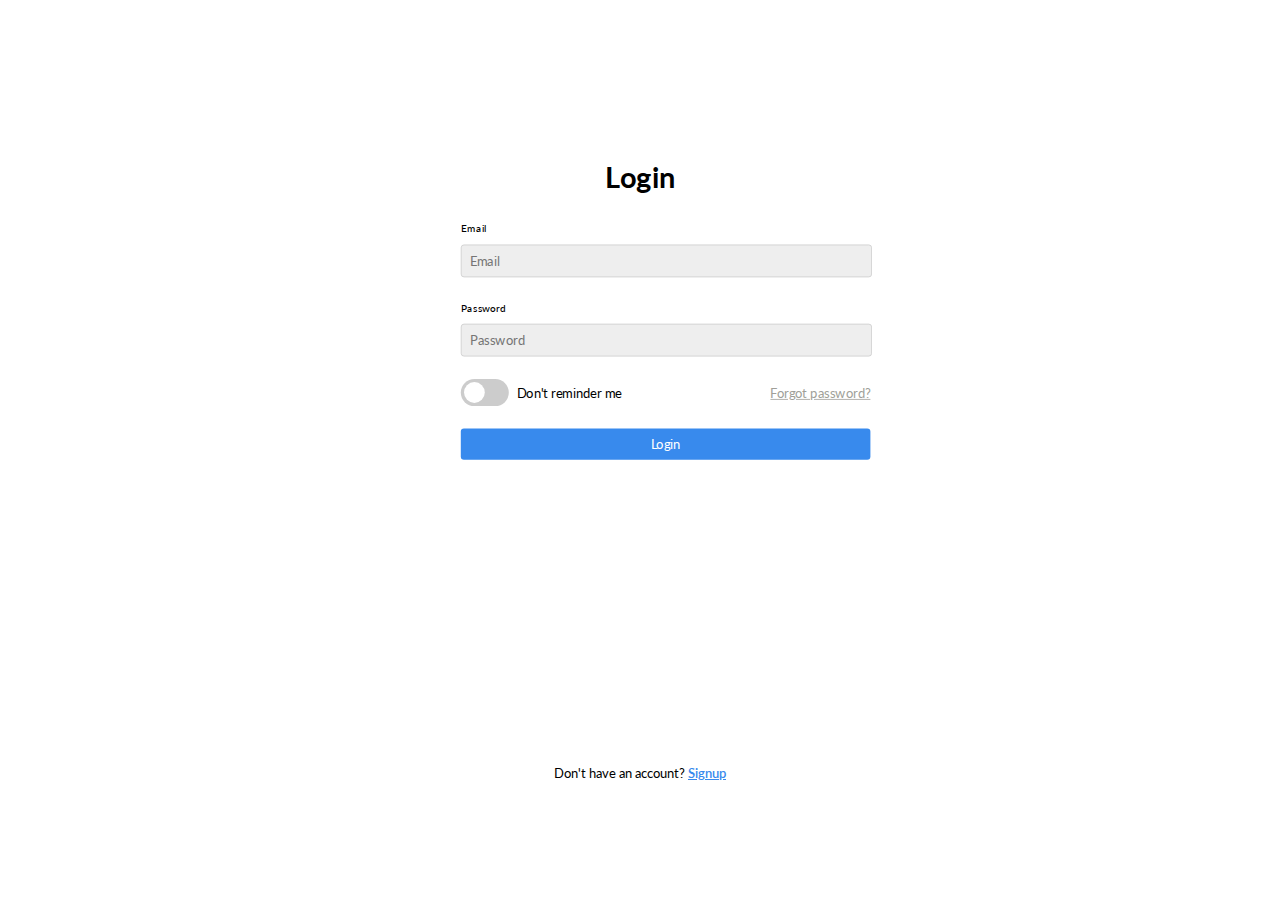
<file: web/index.html>
<!DOCTYPE html>
<html lang="en">
  <head>
    <meta charset="UTF-8" />
    <meta name="viewport" content="width=device-width, initial-scale=1.0" />
    <title>Document</title>
    <link rel="stylesheet" href="style.css" />
  </head>
  <body>
    <div class="container">
      <h2>Login</h2>
      <form action="./insertresult.html">
        <div class="form-group">
          <label for="email">Email</label>
          <input
            type="email"
            id="email"
            name="email"
            placeholder="Email"
            required
          />
        </div>
        <div class="form-group">
          <label for="password">Password</label>
          <input
            type="password"
            id="password"
            name="password"
            placeholder="Password"
            required
          />
        </div>
        <div class="remember-forgot">
          <div class="toggle-container">
            <label class="toggle-switch">
              <input type="checkbox" id="toggle-checkbox" />
              <span class="toggle-slider"></span>
            </label>
            <p id="toggle-status">Don't reminder me</p>
          </div>
          <a href="#">Forgot password?</a>
        </div>
        <button type="submit" class="login-button">Login</button>
      </form>
    </div>
    <p class="signup-link">Don't have an account? <a href="#">Signup</a></p>

    <script>
      const toggleCheckbox = document.getElementById("toggle-checkbox");
      const toggleStatus = document.getElementById("toggle-status");

      toggleCheckbox.addEventListener("change", function () {
        if (this.checked) {
          toggleStatus.textContent = "Remember me";
        } else {
          toggleStatus.textContent = "Don't remember me";
        }
      });
    </script>
  </body>
</html>
</file>
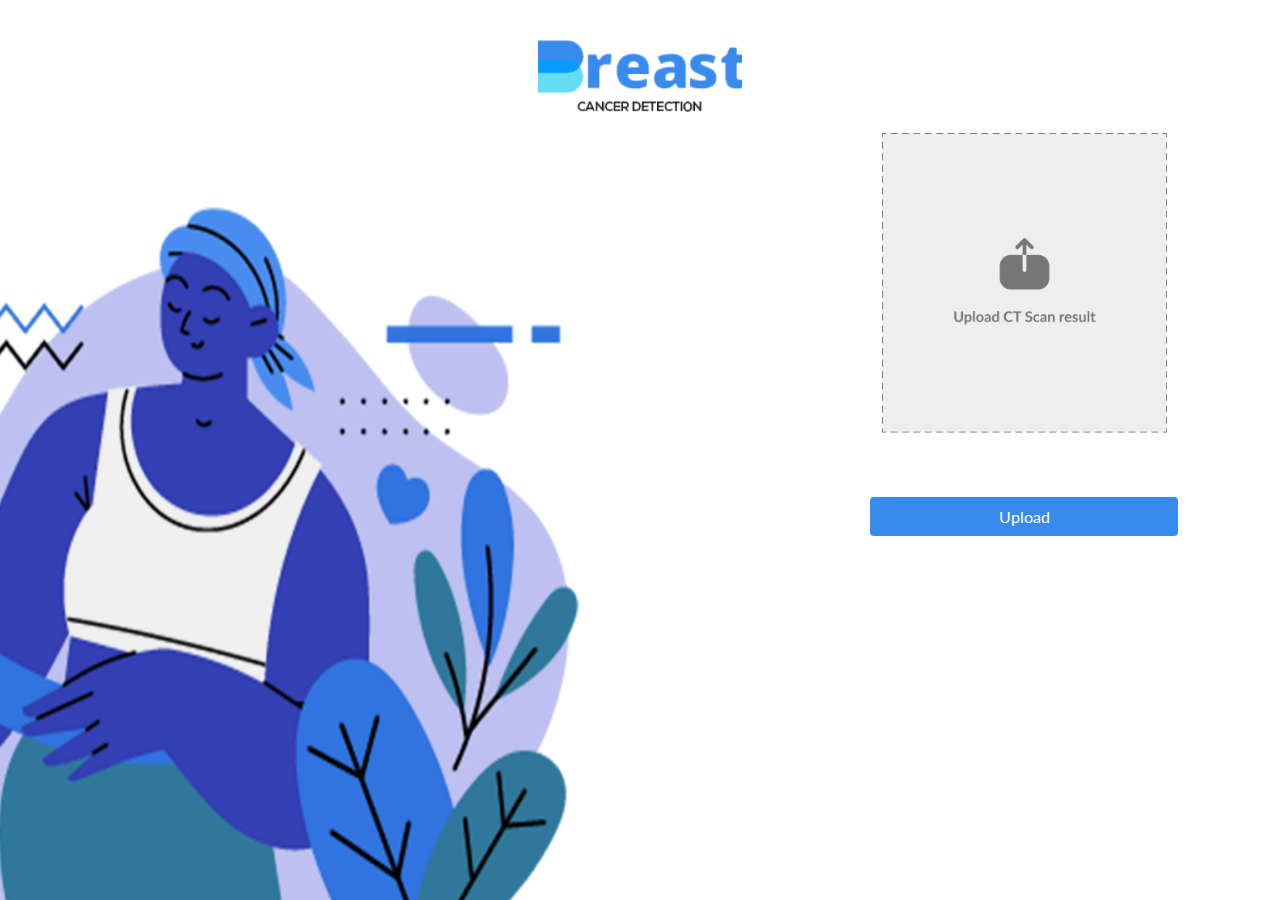
<file: web/insertresult.html>
<!DOCTYPE html>
<html lang="en">
  <head>
    <meta charset="UTF-8" />
    <meta name="viewport" content="width=device-width, initial-scale=1.0" />
    <title>Insert Result</title>
    <link rel="stylesheet" href="insertresult.css" />
  </head>
  <body>
    <div class="top-section">
      <img src="images/logo.png" alt="" srcset="" />
    </div>
    <div class="pc-logo">
      <div class="pc-logo-img">
        <img src="./images/cancer detection 1.png" alt="" />
      </div>
    </div>

    <div class="flexed">
      <div class="pc-big-img">
        <img src="./images/1.png" alt="" class="pc-img" />
      </div>
      <div class="wide-mobile">
        <form action="./scannin.html">
          <div id="upload-container" class="container">
            <input type="file" id="image-upload" accept="image/*" />
          </div>

          <button type="submit" class="login-button">Upload</button>
        </form>
      </div>
    </div>

    <script>
      const uploadContainer = document.getElementById("upload-container");
      const uploadInput = document.getElementById("image-upload");

      uploadContainer.addEventListener("click", function () {
        uploadInput.click();
      });

      uploadInput.addEventListener("change", function () {
        // Handle the uploaded file here
        console.log("File uploaded:", this.files[0]);
      });
    </script>
  </body>
</html>
</file>
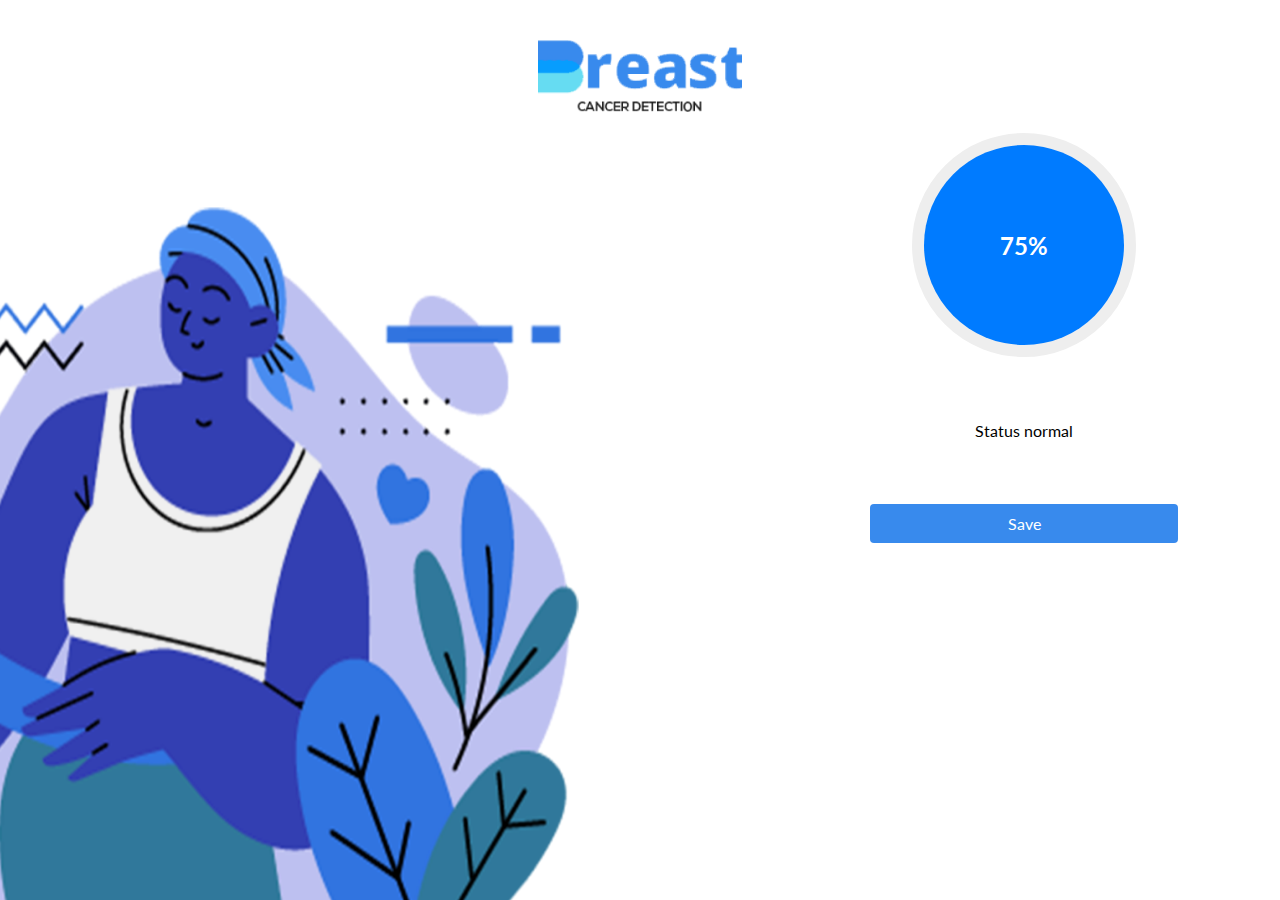
<file: web/result.html>
<!DOCTYPE html>
<html lang="en">
  <head>
    <meta charset="UTF-8" />
    <meta name="viewport" content="width=device-width, initial-scale=1.0" />
    <title>Result</title>
    <link rel="stylesheet" href="insertresult.css" />
  </head>
  <body>
    <div class="top-section">
      <img src="images/logo.png" alt="" srcset="" />
    </div>
    <div class="pc-logo">
      <div class="pc-logo-img">
        <img src="./images/cancer detection 1.png" alt="" />
      </div>
    </div>

    <div class="flexed">
      <div class="pc-big-img">
        <img src="./images/1.png" alt="" class="pc-img" />
      </div>
      <div class="wide-mobile mobile-mid">
        <form action="">
          <div class="progress-bar" id="progress-bar">
            <div class="progress-fill" id="progress-fill"></div>
            <div class="progress-text" id="progress-text">0%</div>
          </div>

          <p>Status normal</p>
          <button type="submit" class="login-button" onclick="alert('Saved')">Save</button>
        </form>
      </div>
    </div>

    <script>
      function setProgressValue(percentage) {
        const progressBar = document.getElementById("progress-fill");
        const progressText = document.getElementById("progress-text");

        progressBar.style.transform = `rotate(${percentage * 3.6}deg)`;
        progressText.textContent = `${percentage}%`;
      }

      // Example usage: setProgressValue(75);

      setProgressValue(75);
    </script>
  </body>
</html>
</file>
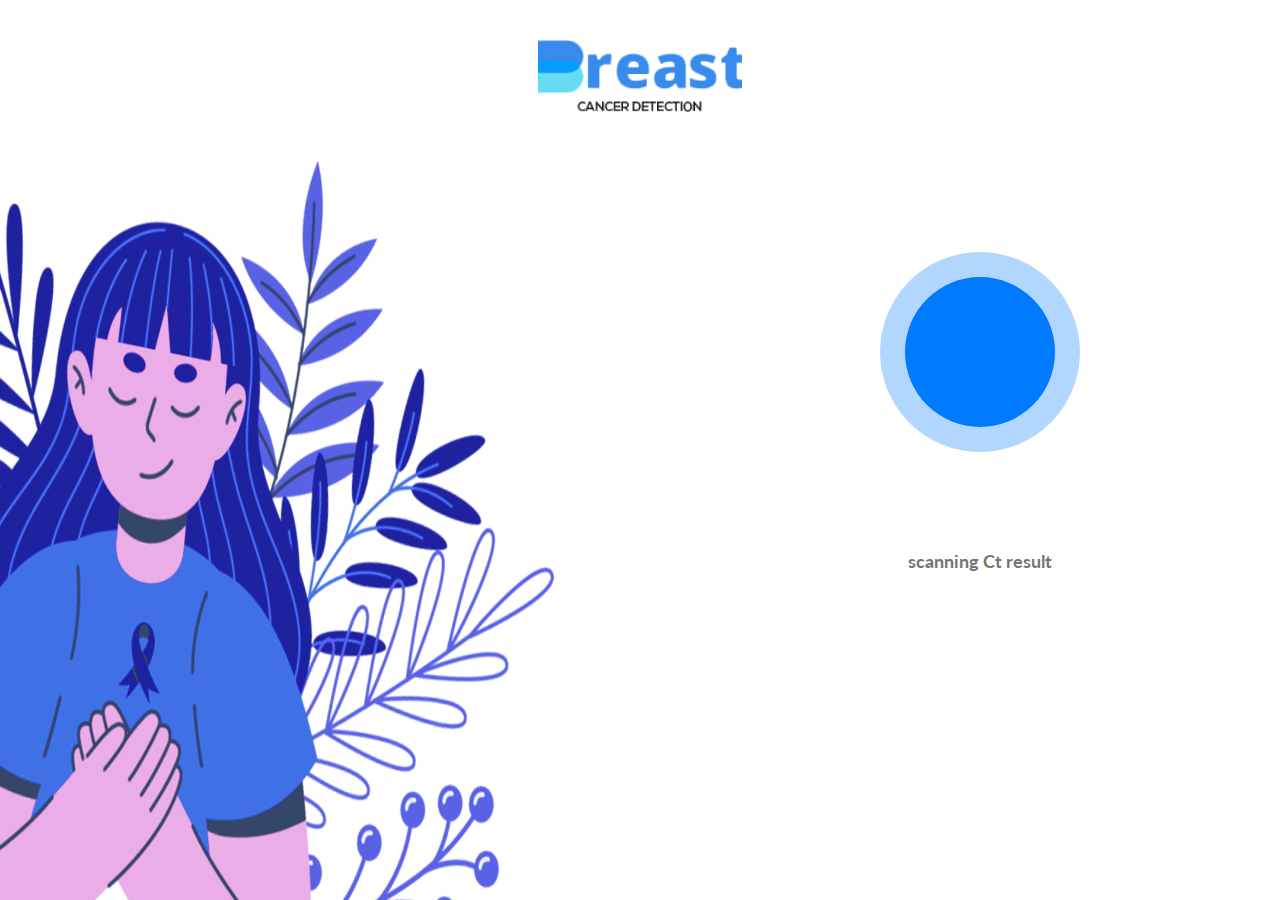
<file: web/scannin.html>
<!DOCTYPE html>
<html lang="en">
  <head>
    <meta charset="UTF-8" />
    <meta name="viewport" content="width=device-width, initial-scale=1.0" />
    <title>Scanning</title>
    <link rel="stylesheet" href="scanning.css" />
  </head>

  <body>
    <div class="top-section">
      <img src="images/logo.png" alt="" srcset="" />
    </div>
    <div class="pc-logo">
      <div class="pc-logo-img">
        <img src="./images/cancer detection 1.png" alt="" />
      </div>
    </div>

    <div class="flexed">
      <div class="pc-big-img">
        <img src="./images/2.png" alt="" class="pc-img" />
      </div>
      <div class="wide-mobile mobile-mid">
        <div class="outer-circle">
          <div class="inner-circle"></div>
        </div>

        <p>scanning Ct result</p>
      </div>
    </div>

    <script>
      function redirectToPage(url) {
        setTimeout(function () {
          window.location.href = url;
        }, 4000);
      }

      redirectToPage("result.html");
    </script>
  </body>
</html>
</file>
<file: web/style.css>
@import url('https://fonts.googleapis.com/css2?family=Lato:wght@100;300;400;700;900&display=swap');


* {
    padding: 0;
    margin: 0;
    font-family: Lato;
}


body {
    display: flex;
    justify-content: space-around;
    flex-direction: column;
    align-items: center;
    height: 100vh;
}

.container {
    width: 40%;
    display: flex;
    flex-direction: column;
    transform: scale(.8);
}

form {
    width: 100%;
    display: flex;
    flex-direction: column;
    gap: .5rem;
    padding: 2rem;
}

h2 {
    font-family: Lato;
    font-size: 36px;
    font-weight: 700;
    line-height: 43px;
    letter-spacing: 0em;
    text-align: center;
}

.toggle-container {
    display: flex;
    align-items: center;
}

.toggle-switch {
    position: relative;
    display: inline-block;
    width: 60px;
    height: 34px;
}

.toggle-switch input {
    display: none;
}

.toggle-slider {
    position: absolute;
    top: 0;
    left: 0;
    right: 0;
    bottom: 0;
    background-color: #ccc;
    border-radius: 34px;
    cursor: pointer;
    transition: background-color 0.3s;
}

.toggle-slider:before {
    position: absolute;
    content: "";
    height: 26px;
    width: 26px;
    left: 4px;
    bottom: 4px;
    background-color: #fff;
    border-radius: 50%;
    transition: transform 0.3s;
}

input:checked+.toggle-slider {
    background-color: #007bff;
}

input:checked+.toggle-slider:before {
    transform: translateX(26px);
}

#toggle-status {
    margin-left: 10px;
}

.form-group {
    margin-bottom: 20px;
    display: flex;
    flex-direction: column;
    gap: .6rem;
}

.form-group label {
    font-family: Lato;
    font-size: 13px;
    font-weight: 500;
    line-height: 21px;
    letter-spacing: 0em;
    text-align: left;
}

.form-group input {
    width: 96%;
    padding: 10px;
    border-radius: 4px;
    border: 1px solid #ccc;
    background: #EEEEEE;
    font-size: 16px;
}

.remember-forgot {
    display: flex;
    align-items: center;
    justify-content: space-between;
    margin-bottom: 20px;
    font-size: 16px;
    font-family: Lato;
    font-weight: 400;
    line-height: 23px;
    letter-spacing: 0em;
    text-align: left;
}

.remember-forgot a {
    color: #A09F99;
}

.login-button {
    background-color: #388AED;
    color: #fff;
    border: none;
    padding: 10px 20px;
    border-radius: 4px;
    cursor: pointer;
    font-size: 16px;
    width: 100%;
    padding: 10px;
}

.signup-link {
    text-align: center;
    font-size: 13px;
}

.signup-link a {
    color: #388AED;
    font-weight: 600;
}


@media screen and (max-width: 780px) {
    body {
        display: flex;
        justify-content: space-around;
        flex-direction: column;
        align-items: center;
        height: 100vh;
    }

    .container {
        width: 100%;
        display: flex;
        flex-direction: column;
        justify-content: center;
        align-items: center;
        transform: scale(1);
    }

    form {
        width: 100%;
        display: flex;
        flex-direction: column;
        justify-content: center;
        align-items: center;
        gap: 1rem;
        padding: 0rem;
    }

    h2 {
        font-family: Lato;
        font-size: 36px;
        font-weight: 700;
        line-height: 43px;
        letter-spacing: 0em;
        text-align: center;
        margin-bottom: 100px;
    }

    .toggle-container {
        display: flex;
        align-items: center;
        font-size: 16px;
    }

    .toggle-switch {
        position: relative;
        display: inline-block;
        width: 60px;
        height: 34px;
    }

    .toggle-switch input {
        display: none;
    }

    .toggle-slider {
        position: absolute;
        top: 0;
        left: 0;
        right: 0;
        bottom: 0;
        background-color: #ccc;
        border-radius: 34px;
        cursor: pointer;
        transition: background-color 0.3s;
    }

    .toggle-slider:before {
        position: absolute;
        content: "";
        height: 26px;
        width: 26px;
        left: 4px;
        bottom: 4px;
        background-color: #fff;
        border-radius: 50%;
        transition: transform 0.3s;
    }

    input:checked+.toggle-slider {
        background-color: #007bff;
    }

    input:checked+.toggle-slider:before {
        transform: translateX(26px);
    }

    #toggle-status {
        margin-left: 10px;
    }

    .form-group {
        margin-bottom: 20px;
        display: flex;
        flex-direction: column;
        gap: .5rem;
        width: 90%;
        overflow: hidden;

    }

    .form-group label {
        font-family: Lato;
        font-size: 15px;
        font-weight: 500;
        line-height: 21px;
        letter-spacing: 0em;
        text-align: left;
    }

    .form-group input {
        padding: 15px;
        border-radius: 4px;
        border: 1px solid #ccc;
        background: #EEEEEE;
        font-size: 18px;

    }

    .remember-forgot {
        display: flex;
        align-items: center;
        justify-content: space-between;
        margin-bottom: 20px;
        font-size: 10px;
        font-family: Lato;
        font-weight: 400;
        line-height: 23px;
        letter-spacing: 0em;
        text-align: left;
        width: 90%;
    }

    .remember-forgot a {
        color: #A09F99;
    }

    .login-button {
        background-color: #388AED;
        color: #fff;
        border: none;
        padding: 10px 20px;
        border-radius: 4px;
        cursor: pointer;
        font-size: 20px;
        width: 90%;
        padding: 10px;
    }

    .signup-link {
        text-align: center;
        font-size: 16px;
    }

    .signup-link a {
        color: #388AED;
        font-weight: 600;
    }
}
</file>
<file: web/insertresult.css>
@import url('https://fonts.googleapis.com/css2?family=Lato:wght@100;300;400;700;900&display=swap');

* {
    padding: 0;
    margin: 0;
    font-family: Lato;
}

.login-button {
    background-color: #388AED;
    color: #fff;
    border: none;
    padding: 10px 20px;
    border-radius: 4px;
    cursor: pointer;
    font-size: 16px;
    width: 60%;
    padding: 10px;
}

.top-section {
    display: none;
}


.container {
    width: 300px;
    height: 300px;
    cursor: pointer;
    background-image: url(images/Frame\ 3862.png);
    background-position: center;
    background-size: contain;
    background-repeat: no-repeat;
}

.upload-label {
    display: flex;
    flex-direction: column;
    align-items: center;
    justify-content: center;
    color: #fff;
    font-size: 16px;
    text-align: center;
    cursor: pointer;
}

.upload-icon {
    font-size: 40px;
    margin-bottom: 10px;
}

.upload-text {
    font-weight: bold;
}

input[type="file"] {
    display: none;
}

form {
    display: flex;
    flex-direction: column;
    justify-content: center;
    align-items: center;
    gap: 4rem;
    width: 40vw;
}

.pc-logo {
    width: 100%;
    display: flex;
    justify-content: center;
    align-items: center;
}

.pc-logo-img {
    width: 204px;
    height: 93px;
    margin-top: 40px;
}

.flexed {
    display: flex;
    flex-direction: row;
    gap: 1rem;
}

.pc-logo-img img {
    width: 100%;
}

.pc-big-img {
    width: 80%;
}

.pc-big-img img {
    width: 100%;
    height: 100%;
    position: absolute;
    width: 600px;
    top: 0px;
}


.progress-bar {
    position: relative;
    width: 200px;
    height: 200px;
    border-radius: 50%;
    background-color: #eee;
    border: 12px solid #eee;
    overflow: hidden;
}

.progress-fill {
    position: absolute;
    top: 0;
    left: 0;
    width: 100%;
    height: 100%;
    background-color: #007bff;
    transform-origin: center;
    transform: rotate(0deg);
}

.progress-text {
    position: absolute;
    top: 50%;
    left: 50%;
    transform: translate(-50%, -50%);
    font-size: 24px;
    font-weight: bold;
    color: #fff;
}




@media screen and (max-width: 780px) {

    .pc-big-img {
        display: none;
    }

    .pc-logo {
        display: none;
    }

    .pc-logo-img {
        display: none;
    }

    .flexed {
        display: flex;
        flex-direction: column;
    }

    .wide-mobile {
        width: 100vw;
        display: flex;
        flex-direction: column;
        justify-content: center;
        align-items: center;
    }

    form {
        display: flex;
        flex-direction: column;
        justify-content: center;
        align-items: center;
        gap: 4rem;
    }

    .top-section {
        width: 100vw;
        display: block;
    }

    .top-section img {
        width: 100%;
    }

    .container {
        width: 90vw;
        height: 450px;
        cursor: pointer;
        background-image: url(images/Frame\ 3862.png);
        background-position: center;
        background-size: fill;
        background-repeat: no-repeat;
    }

    .upload-label {
        display: flex;
        flex-direction: column;
        align-items: center;
        justify-content: center;
        color: #fff;
        font-size: 16px;
        text-align: center;
        cursor: pointer;
    }

    .upload-icon {
        font-size: 40px;
        margin-bottom: 10px;
    }

    .upload-text {
        font-weight: bold;
    }

    input[type="file"] {
        display: none;
    }

    .login-button {
        background-color: #388AED;
        color: #fff;
        border: none;
        padding: 20px 40px;
        border-radius: 4px;
        cursor: pointer;
        font-size: 20px;
        width: 90vw;
        padding: 10px;
    }


    .mobile-mid {
        height: 80vh;
        display: flex;
        gap: 16rem;
        font-family: Lato;
        font-size: 18px;
        font-weight: 700;
        line-height: 27px;
        letter-spacing: 0em;
        text-align: left;
        color: #767474;

    }
}
</file>
<file: web/scanning.css>
@import url('https://fonts.googleapis.com/css2?family=Lato:wght@100;300;400;700;900&display=swap');

* {
    padding: 0;
    margin: 0;
    font-family: Lato;
}

.login-button {
    background-color: #388AED;
    color: #fff;
    border: none;
    padding: 10px 20px;
    border-radius: 4px;
    cursor: pointer;
    font-size: 16px;
    width: 60%;
    padding: 10px;
}

.top-section {
    display: none;
}


.container {
    width: 300px;
    height: 300px;
    cursor: pointer;
    background-image: url(images/Frame\ 3862.png);
    background-position: center;
    background-size: contain;
    background-repeat: no-repeat;
}

.upload-label {
    display: flex;
    flex-direction: column;
    align-items: center;
    justify-content: center;
    color: #fff;
    font-size: 16px;
    text-align: center;
    cursor: pointer;
}

.upload-icon {
    font-size: 40px;
    margin-bottom: 10px;
}

.upload-text {
    font-weight: bold;
}

input[type="file"] {
    display: none;
}

form {
    display: flex;
    flex-direction: column;
    justify-content: center;
    align-items: center;
    gap: 4rem;
    width: 40vw;
}

.pc-logo {
    width: 100%;
    display: flex;
    justify-content: center;
    align-items: center;
}

.pc-logo-img {
    width: 204px;
    height: 93px;
    margin-top: 40px;
}

.flexed {
    display: flex;
    flex-direction: row;
    gap: 1rem;
}

.pc-logo-img img {
    width: 100%;
}

.pc-big-img {
    width: 80%;
}

.pc-big-img img {
    width: 100%;
    height: 100%;
    position: absolute;
    width: 600px;
    top: 0px;
}

.container {
    display: flex;
    justify-content: center;
    align-items: center;
    height: 100vh;
}

.circle-container {
    position: relative;
    width: 200px;
    height: 200px;
}


.outer-circle {
    display: grid;
    place-items: center;
    width: 200px;
    height: 200px;
    border-radius: 50%;
    background-color: rgba(0, 123, 255, 0.3);
    animation: pulse 2s linear infinite;
}

.inner-circle {

    width: 150px;
    height: 150px;
    border-radius: 50%;
    background-color: #007bff;
}

@keyframes pulse {
    0% {
        transform: scale(1);
        opacity: 0.5;
    }

    50% {
        transform: scale(1.2);
        opacity: 0.2;
    }

    100% {
        transform: scale(1);
        opacity: 0.5;
    }
}



.mobile-mid {
    margin-left: -10rem;
    margin-top: -5rem;
    height: 80vh;
    display: flex;
    flex-direction: column;
    justify-content: center;
    align-items: center;
    gap: 6rem;
    font-family: Lato;
    font-size: 18px;
    font-weight: 700;
    line-height: 27px;
    letter-spacing: 0em;
    text-align: left;
    color: #767474;

}

@media screen and (max-width: 780px) {

    .pc-big-img {
        display: none;
    }

    .pc-logo {
        display: none;
    }

    .pc-logo-img {
        display: none;
    }

    .flexed {
        display: flex;
        flex-direction: column;
    }

    .wide-mobile {
        width: 100vw;
        display: flex;
        flex-direction: column;
        justify-content: center;
        align-items: center;
    }

    form {
        display: flex;
        flex-direction: column;
        justify-content: center;
        align-items: center;
        gap: 4rem;
    }

    .top-section {
        width: 100vw;
        display: block;
    }

    .top-section img {
        width: 100%;
    }

    .container {
        width: 90vw;
        height: 450px;
        cursor: pointer;
        background-image: url(images/Frame\ 3862.png);
        background-position: center;
        background-size: fill;
        background-repeat: no-repeat;
    }

    .upload-label {
        display: flex;
        flex-direction: column;
        align-items: center;
        justify-content: center;
        color: #fff;
        font-size: 16px;
        text-align: center;
        cursor: pointer;
    }

    .upload-icon {
        font-size: 40px;
        margin-bottom: 10px;
    }

    .upload-text {
        font-weight: bold;
    }

    input[type="file"] {
        display: none;
    }

    .login-button {
        background-color: #388AED;
        color: #fff;
        border: none;
        padding: 20px 40px;
        border-radius: 4px;
        cursor: pointer;
        font-size: 20px;
        width: 90vw;
        padding: 10px;
    }

    .mobile-mid {
        height: 80vh;
        display: flex;
        gap: 16rem;
        font-family: Lato;
        font-size: 18px;
        font-weight: 700;
        line-height: 27px;
        letter-spacing: 0em;
        text-align: left;
        color: #767474;

    }
}
</file>
